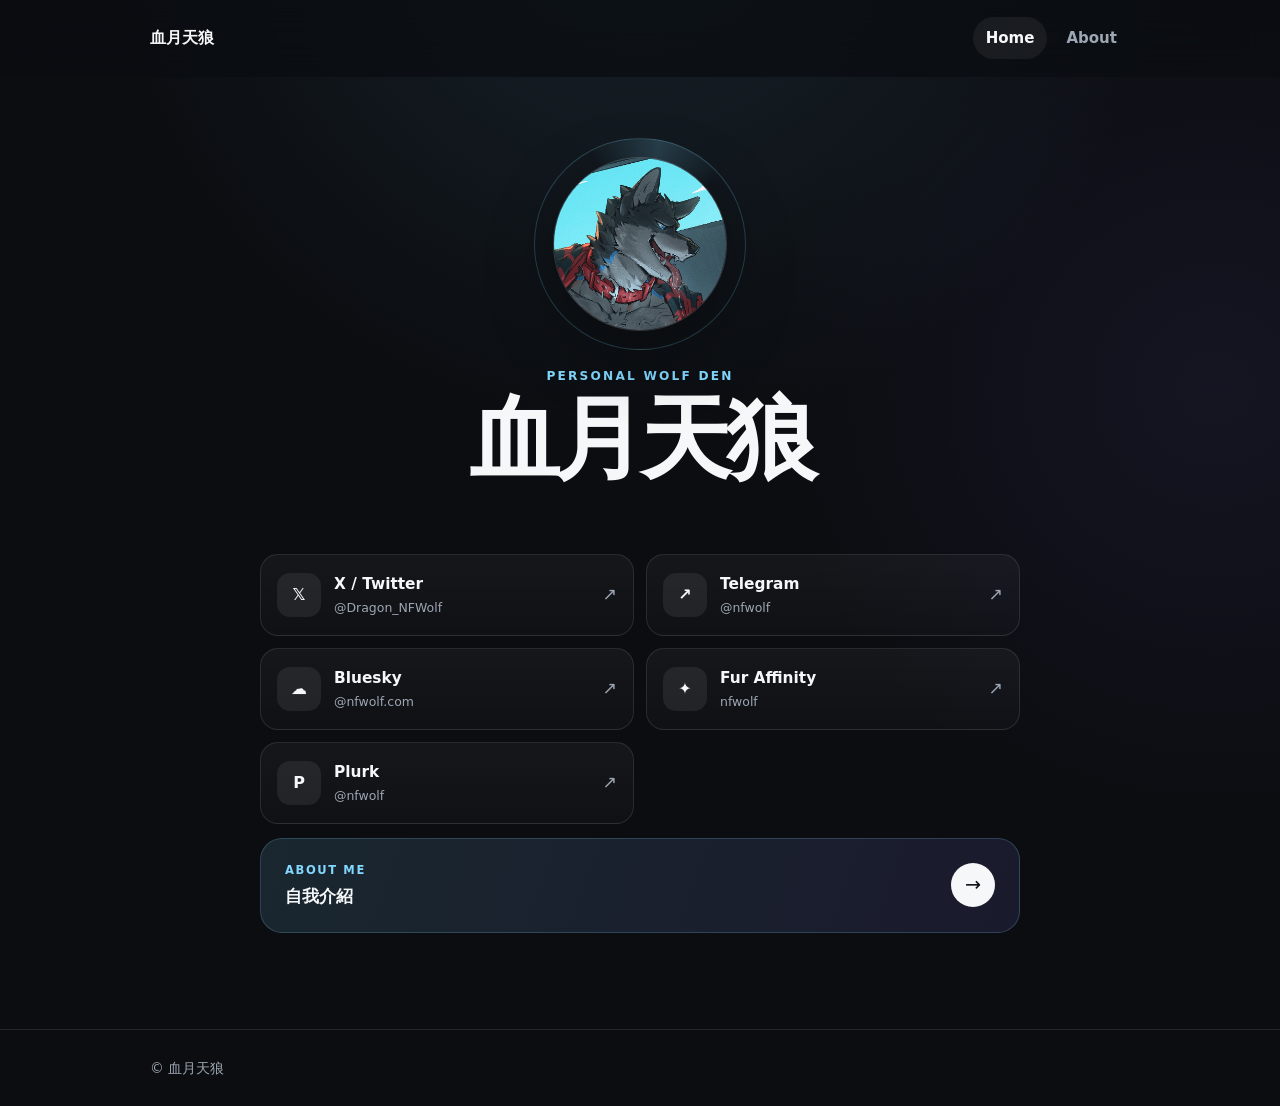
<file: index.html>
<!doctype html>
<html lang="en">
<head>
  <meta charset="utf-8" />
  <meta name="viewport" content="width=device-width, initial-scale=1" />
  <meta name="theme-color" content="#0c0f14" />
  <title>血月天狼</title>
  <link rel="stylesheet" href="styles.css" />
  <script src="script.js" defer></script>
</head>
<body>
  <a class="skip-link" href="#main">Skip to content</a>

  <header class="site-header">
    <div class="shell header-inner">
      <a class="brand" href="index.html" aria-label="Your Name home">
        <span>血月天狼</span>
      </a>

      <button class="nav-toggle" type="button" aria-expanded="false" aria-controls="site-nav">
        <span class="sr-only">Toggle navigation</span>
        <span></span><span></span>
      </button>

      <nav id="site-nav" class="site-nav" aria-label="Primary navigation">
        <a class="active" href="index.html" aria-current="page">Home</a>
        <a href="about.html">About</a>
      </nav>
    </div>
  </header>

  <main id="main">
    <section class="hero shell" aria-labelledby="hero-title">
      <div class="portrait-wrap" aria-hidden="true">
        <div class="portrait-orbit"></div>
        <img class="portrait" src="assets/avatar.jpeg" alt="" />
      </div>

      <p class="eyebrow">PERSONAL WOLF DEN</p>
      <h1 id="hero-title">血月天狼</h1>
      <p class="intro"></p>

      <div class="social-grid" aria-label="Social links">
        <a class="social-link" href="https://x.com/Dragon_NFWolf" target="_blank" rel="noreferrer">
          <span class="social-icon" aria-hidden="true">𝕏</span>
          <span><strong>X / Twitter</strong><small>@Dragon_NFWolf</small></span>
          <span class="arrow" aria-hidden="true">↗</span>
        </a>
        <a class="social-link" href="https://t.me/nfwolf" target="_blank" rel="noreferrer">
          <span class="social-icon" aria-hidden="true">↗</span>
          <span><strong>Telegram</strong><small>@nfwolf</small></span>
          <span class="arrow" aria-hidden="true">↗</span>
        </a>
        <a class="social-link" href="https://bsky.app/profile/nfwolf.com" target="_blank" rel="noreferrer">
          <span class="social-icon" aria-hidden="true">☁</span>
          <span><strong>Bluesky</strong><small>@nfwolf.com</small></span>
          <span class="arrow" aria-hidden="true">↗</span>
        </a>
        <a class="social-link" href="https://www.furaffinity.net/user/nfwolf/" target="_blank" rel="noreferrer">
          <span class="social-icon" aria-hidden="true">✦</span>
          <span><strong>Fur Affinity</strong><small>nfwolf</small></span>
          <span class="arrow" aria-hidden="true">↗</span>
        </a>
        <a class="social-link" href="https://www.plurk.com/nfwolf" target="_blank" rel="noreferrer">
          <span class="social-icon" aria-hidden="true">P</span>
          <span><strong>Plurk</strong><small>@nfwolf</small></span>
          <span class="arrow" aria-hidden="true">↗</span>
        </a>
      </div>

      <a class="about-cta" href="about.html">
        <span>
          <small>ABOUT ME</small>
          <strong>自我介紹</strong>
        </span>
        <span class="cta-circle" aria-hidden="true">→</span>
      </a>
    </section>
  </main>

  <footer class="site-footer">
    <div class="shell footer-inner">
      <p>© <span 2026></span> 血月天狼</p>
    </div>
  </footer>
</body>
</html>
</file>
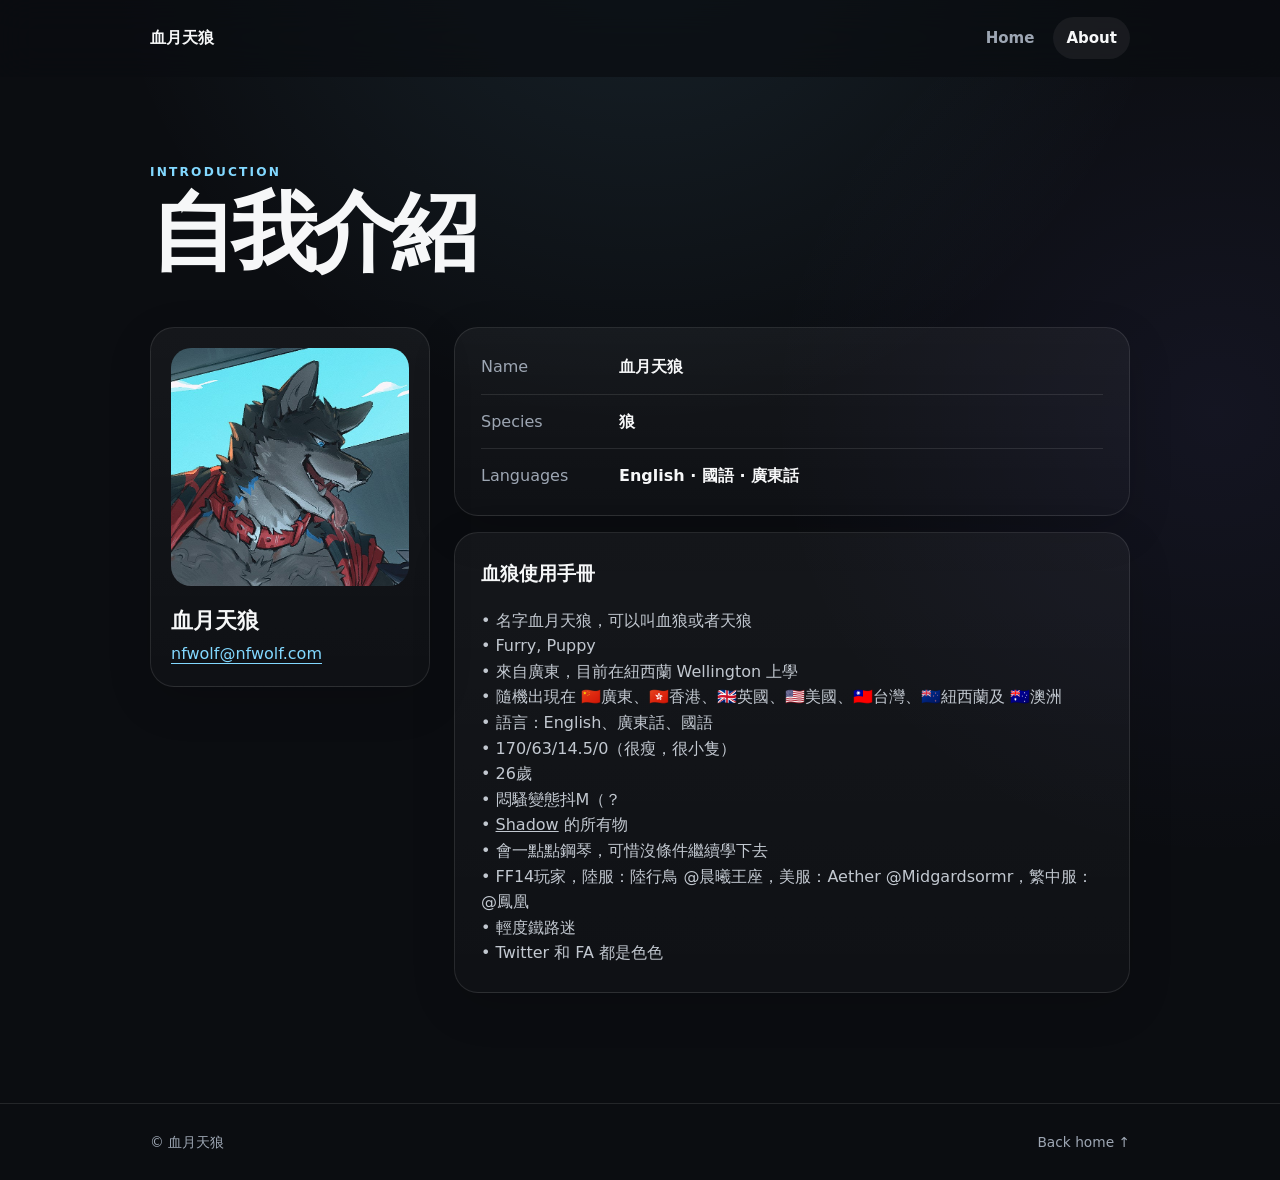
<file: about.html>
<!doctype html>
<html lang="en">
<head>
  <meta charset="utf-8" />
  <meta name="viewport" content="width=device-width, initial-scale=1" />
  <meta name="theme-color" content="#0c0f14" />
  <title>About · 血月天狼</title>
  <link rel="stylesheet" href="styles.css" />
  <script src="script.js" defer></script>
</head>
<body>
  <a class="skip-link" href="#main">Skip to content</a>

  <header class="site-header">
    <div class="shell header-inner">
      <a class="brand" href="index.html" aria-label="Your Name home">
        <span>血月天狼</span>
      </a>

      <button class="nav-toggle" type="button" aria-expanded="false" aria-controls="site-nav">
        <span class="sr-only">Toggle navigation</span>
        <span></span><span></span>
      </button>

      <nav id="site-nav" class="site-nav" aria-label="Primary navigation">
        <a href="index.html">Home</a>
        <a class="active" href="about.html" aria-current="page">About</a>
      </nav>
    </div>
  </header>

  <main id="main">
    <section class="page-shell shell">
      <div class="page-heading">
        <p class="eyebrow">INTRODUCTION</p>
        <h1>自我介紹</h1>
      </div>

      <div class="about-layout">
        <aside class="profile-card">
          <img class="profile-avatar" src="assets/avatar.jpeg" alt="Stylized placeholder avatar" />
          <h2>血月天狼</h2>
          <a href="mailto:wolf@nfwolf.com">nfwolf@nfwolf.com</a>
        </aside>

        <div class="about-content">
          <section class="info-card">
            <ul class="fact-list">
              <li><span>Name</span><strong>血月天狼</strong></li>
              <li><span>Species</span><strong>狼</strong></li>
              <li><span>Languages</span><strong>English · 國語 · 廣東話</strong></li>
            </ul>
          </section>

          <section class="info-card prose-card">
            <h2>血狼使用手冊</h2>
			<p>
			  •	名字血月天狼，可以叫血狼或者天狼<br>
			  •	Furry, Puppy<br>
			  •	來自廣東，目前在紐西蘭 Wellington 上學<br>
			  •	隨機出現在 🇨🇳廣東、🇭🇰香港、🇬🇧英國、🇺🇸美國、🇹🇼台灣、🇳🇿紐西蘭及 🇦🇺澳洲<br>
			  •	語言：English、廣東話、國語<br>
			  •	170/63/14.5/0（很瘦，很小隻）<br>
			  •	<span id="age"></span>歲<br>
			  •	悶騷變態抖M（？<br>
			  •	<a href="https://twitter.com/FurShadow_SFW" target="_blank" rel="noopener noreferrer">Shadow</a> 的所有物<br>
			  •	會一點點鋼琴，可惜沒條件繼續學下去<br>
			  •	FF14玩家，陸服：陸行鳥 @晨曦王座，美服：Aether @Midgardsormr，繁中服：@鳳凰<br>
			  •	輕度鐵路迷<br>
			  •	Twitter 和 FA 都是色色
			</p>
          </section>

        </div>
      </div>
    </section>
  </main>

  <footer class="site-footer">
    <div class="shell footer-inner">
      <p>© <span 2026></span> 血月天狼</p>
      <a href="index.html">Back home ↑</a>
    </div>
  </footer>
</body>
</html>

<script>
  const birthYear = 2000;
  const currentYear = new Date().getFullYear();

  document.getElementById("age").textContent = currentYear - birthYear;
</script>
</file>
<file: styles.css>
:root {
  --bg: #0b0d11;
  --panel: #12161d;
  --panel-2: #171c24;
  --text: #f6f7f8;
  --muted: #9da6b3;
  --line: rgba(255,255,255,.10);
  --accent: #82d8ff;
  --accent-2: #8b7cff;
  --max: 980px;
  --radius: 24px;
  --shadow: 0 24px 70px rgba(0,0,0,.32);
}

* { box-sizing: border-box; }
html { scroll-behavior: smooth; }
body {
  margin: 0;
  min-height: 100vh;
  font-family: Inter, ui-sans-serif, system-ui, -apple-system, BlinkMacSystemFont, "Segoe UI", sans-serif;
  color: var(--text);
  background:
    radial-gradient(circle at 50% -10%, rgba(130,216,255,.11), transparent 34rem),
    radial-gradient(circle at 95% 35%, rgba(139,124,255,.07), transparent 28rem),
    var(--bg);
  line-height: 1.6;
}

a { color: inherit; }
img { max-width: 100%; display: block; }
button, a { -webkit-tap-highlight-color: transparent; }

.shell { width: min(calc(100% - 40px), var(--max)); margin-inline: auto; }
.sr-only { position: absolute; width: 1px; height: 1px; padding: 0; margin: -1px; overflow: hidden; clip: rect(0,0,0,0); white-space: nowrap; border: 0; }
.skip-link { position: fixed; left: 16px; top: 12px; z-index: 1000; transform: translateY(-160%); padding: 10px 14px; border-radius: 10px; background: white; color: black; text-decoration: none; }
.skip-link:focus { transform: translateY(0); }

.site-header {
  position: sticky;
  top: 0;
  z-index: 50;
  border-bottom: 1px solid transparent;
  background: rgba(11,13,17,.72);
  backdrop-filter: blur(18px);
  -webkit-backdrop-filter: blur(18px);
  transition: border-color .2s ease, background .2s ease;
}
.site-header.scrolled { border-color: var(--line); background: rgba(11,13,17,.9); }
.header-inner { min-height: 76px; display: flex; align-items: center; justify-content: space-between; gap: 24px; }
.brand { display: inline-flex; align-items: center; gap: 10px; font-weight: 720; letter-spacing: -.01em; text-decoration: none; }
.brand-mark { width: 30px; height: 30px; display: grid; place-items: center; border: 1px solid var(--line); border-radius: 50%; color: var(--accent); background: rgba(255,255,255,.03); }
.site-nav { display: flex; align-items: center; gap: 6px; }
.site-nav a { padding: 9px 13px; border-radius: 999px; color: var(--muted); text-decoration: none; font-size: .94rem; font-weight: 650; }
.site-nav a:hover, .site-nav a.active { color: var(--text); background: rgba(255,255,255,.06); }
.nav-toggle { display: none; width: 42px; height: 42px; padding: 0; border: 1px solid var(--line); border-radius: 12px; background: transparent; }
.nav-toggle span:not(.sr-only) { display: block; width: 18px; height: 1px; margin: 5px auto; background: var(--text); transition: transform .2s ease; }

.hero { min-height: calc(100vh - 152px); padding: 72px 0 96px; display: flex; flex-direction: column; align-items: center; text-align: center; }
.portrait-wrap { position: relative; width: 190px; aspect-ratio: 1; display: grid; place-items: center; margin-bottom: 28px; }
.portrait-orbit { position: absolute; inset: -11px; border-radius: 50%; border: 1px solid rgba(130,216,255,.22); background: conic-gradient(from 180deg, transparent 0 42%, rgba(130,216,255,.20) 53%, transparent 64% 100%); animation: drift 16s linear infinite; }
.portrait { position: relative; width: 174px; aspect-ratio: 1; border-radius: 50%; border: 1px solid rgba(255,255,255,.16); box-shadow: var(--shadow); }
@keyframes drift { to { transform: rotate(1turn); } }

.eyebrow { margin: 0 0 8px; color: var(--accent); font-size: .76rem; font-weight: 800; letter-spacing: .18em; }
.hero h1, .page-heading h1 { margin: 0; font-size: clamp(2.8rem, 8vw, 5.7rem); line-height: .98; letter-spacing: -.06em; }
.intro { max-width: 650px; margin: 24px auto 0; color: var(--muted); font-size: clamp(1rem, 2vw, 1.16rem); }

.social-grid { width: min(100%, 760px); display: grid; grid-template-columns: repeat(2, minmax(0,1fr)); gap: 12px; margin-top: 46px; text-align: left; }
.social-link { min-height: 82px; display: grid; grid-template-columns: 44px 1fr auto; gap: 13px; align-items: center; padding: 16px; border: 1px solid var(--line); border-radius: 18px; background: linear-gradient(180deg, rgba(255,255,255,.045), rgba(255,255,255,.018)); text-decoration: none; transition: transform .2s ease, border-color .2s ease, background .2s ease; }
.social-link:hover { transform: translateY(-2px); border-color: rgba(130,216,255,.34); background: rgba(130,216,255,.055); }
.social-icon { width: 44px; height: 44px; display: grid; place-items: center; border-radius: 13px; background: rgba(255,255,255,.07); font-weight: 850; }
.social-link strong, .social-link small { display: block; }
.social-link strong { font-size: .96rem; }
.social-link small { margin-top: 2px; color: var(--muted); font-size: .78rem; }
.arrow { color: var(--muted); font-size: 1.08rem; }

.about-cta { width: min(100%, 760px); display: flex; align-items: center; justify-content: space-between; gap: 20px; margin-top: 14px; padding: 22px 24px; border-radius: 22px; background: linear-gradient(110deg, rgba(130,216,255,.13), rgba(139,124,255,.12)); border: 1px solid rgba(130,216,255,.2); text-align: left; text-decoration: none; }
.about-cta small, .about-cta strong { display: block; }
.about-cta small { color: var(--accent); font-size: .72rem; letter-spacing: .14em; font-weight: 800; }
.about-cta strong { margin-top: 4px; font-size: 1.05rem; }
.cta-circle { flex: 0 0 auto; width: 44px; height: 44px; display: grid; place-items: center; border-radius: 50%; background: var(--text); color: var(--bg); font-size: 1.2rem; transition: transform .2s ease; }
.about-cta:hover .cta-circle { transform: translateX(3px); }

.page-shell { padding: 86px 0 110px; }
.page-heading { max-width: 760px; }
.page-heading h1 { font-size: clamp(3.1rem, 8vw, 5.4rem); }
.page-heading > p:last-child { max-width: 680px; margin: 24px 0 0; color: var(--muted); font-size: 1.05rem; }
.about-layout { display: grid; grid-template-columns: 280px minmax(0,1fr); gap: 24px; align-items: start; margin-top: 52px; }
.profile-card, .info-card { border: 1px solid var(--line); border-radius: var(--radius); background: linear-gradient(180deg, rgba(255,255,255,.045), rgba(255,255,255,.018)); box-shadow: 0 14px 46px rgba(0,0,0,.14); }
.profile-card { position: sticky; top: 100px; padding: 20px; }
.profile-avatar { width: 100%; aspect-ratio: 1; object-fit: cover; border-radius: 20px; }
.profile-card h2 { margin: 18px 0 2px; font-size: 1.35rem; }
.profile-card p { margin: 0 0 16px; color: var(--muted); }
.profile-card a { color: var(--accent); text-underline-offset: 4px; }
.about-content { display: grid; gap: 16px; }
.info-card { padding: 26px; }
.info-card h2 { margin: 0 0 18px; font-size: 1.2rem; }
.fact-list { list-style: none; margin: 0; padding: 0; }
.fact-list li { display: grid; grid-template-columns: 120px 1fr; gap: 18px; padding: 14px 0; border-top: 1px solid var(--line); }
.fact-list li:first-child { border-top: 0; padding-top: 0; }
.fact-list li:last-child { padding-bottom: 0; }
.fact-list span { color: var(--muted); }
.fact-list strong { font-weight: 650; }
.prose-card p { color: #c2c8d0; }
.prose-card p:last-child { margin-bottom: 0; }
code { padding: .15em .42em; border-radius: .4em; background: rgba(255,255,255,.07); font-family: ui-monospace, SFMono-Regular, Menlo, monospace; font-size: .9em; }
.text-links { display: grid; }
.text-links a { display: flex; justify-content: space-between; gap: 20px; padding: 13px 0; border-top: 1px solid var(--line); color: #dfe5eb; text-decoration: none; }
.text-links a:first-child { border-top: 0; padding-top: 0; }
.text-links a:last-child { padding-bottom: 0; }
.text-links a:hover { color: var(--accent); }

.site-footer { border-top: 1px solid var(--line); color: var(--muted); font-size: .86rem; }
.footer-inner { min-height: 76px; display: flex; align-items: center; justify-content: space-between; gap: 20px; }
.footer-inner a { color: var(--muted); text-decoration: none; }
.footer-inner a:hover { color: var(--text); }

@media (max-width: 720px) {
  .shell { width: min(calc(100% - 28px), var(--max)); }
  .header-inner { min-height: 68px; }
  .nav-toggle { display: block; }
  .site-nav { position: absolute; left: 14px; right: 14px; top: 62px; display: none; padding: 8px; border: 1px solid var(--line); border-radius: 16px; background: #11151b; box-shadow: var(--shadow); }
  .site-nav.open { display: grid; }
  .site-nav a { padding: 12px 14px; border-radius: 10px; }
  .hero { padding-top: 52px; }
  .portrait-wrap { width: 162px; }
  .portrait { width: 148px; }
  .social-grid { grid-template-columns: 1fr; }
  .about-layout { grid-template-columns: 1fr; }
  .profile-card { position: static; display: grid; grid-template-columns: 96px 1fr; column-gap: 16px; align-items: center; }
  .profile-avatar { grid-row: 1 / span 3; width: 96px; border-radius: 18px; }
  .profile-card h2 { margin: 0; }
  .profile-card p { margin: 0; }
  .profile-card a { align-self: start; }
  .fact-list li { grid-template-columns: 1fr; gap: 2px; }
  .footer-inner { padding: 18px 0; align-items: flex-start; flex-direction: column; justify-content: center; gap: 3px; }
  .footer-inner p { margin: 0; }
}

@media (prefers-reduced-motion: reduce) {
  *, *::before, *::after { scroll-behavior: auto !important; animation-duration: .001ms !important; animation-iteration-count: 1 !important; transition-duration: .001ms !important; }
}
</file>
